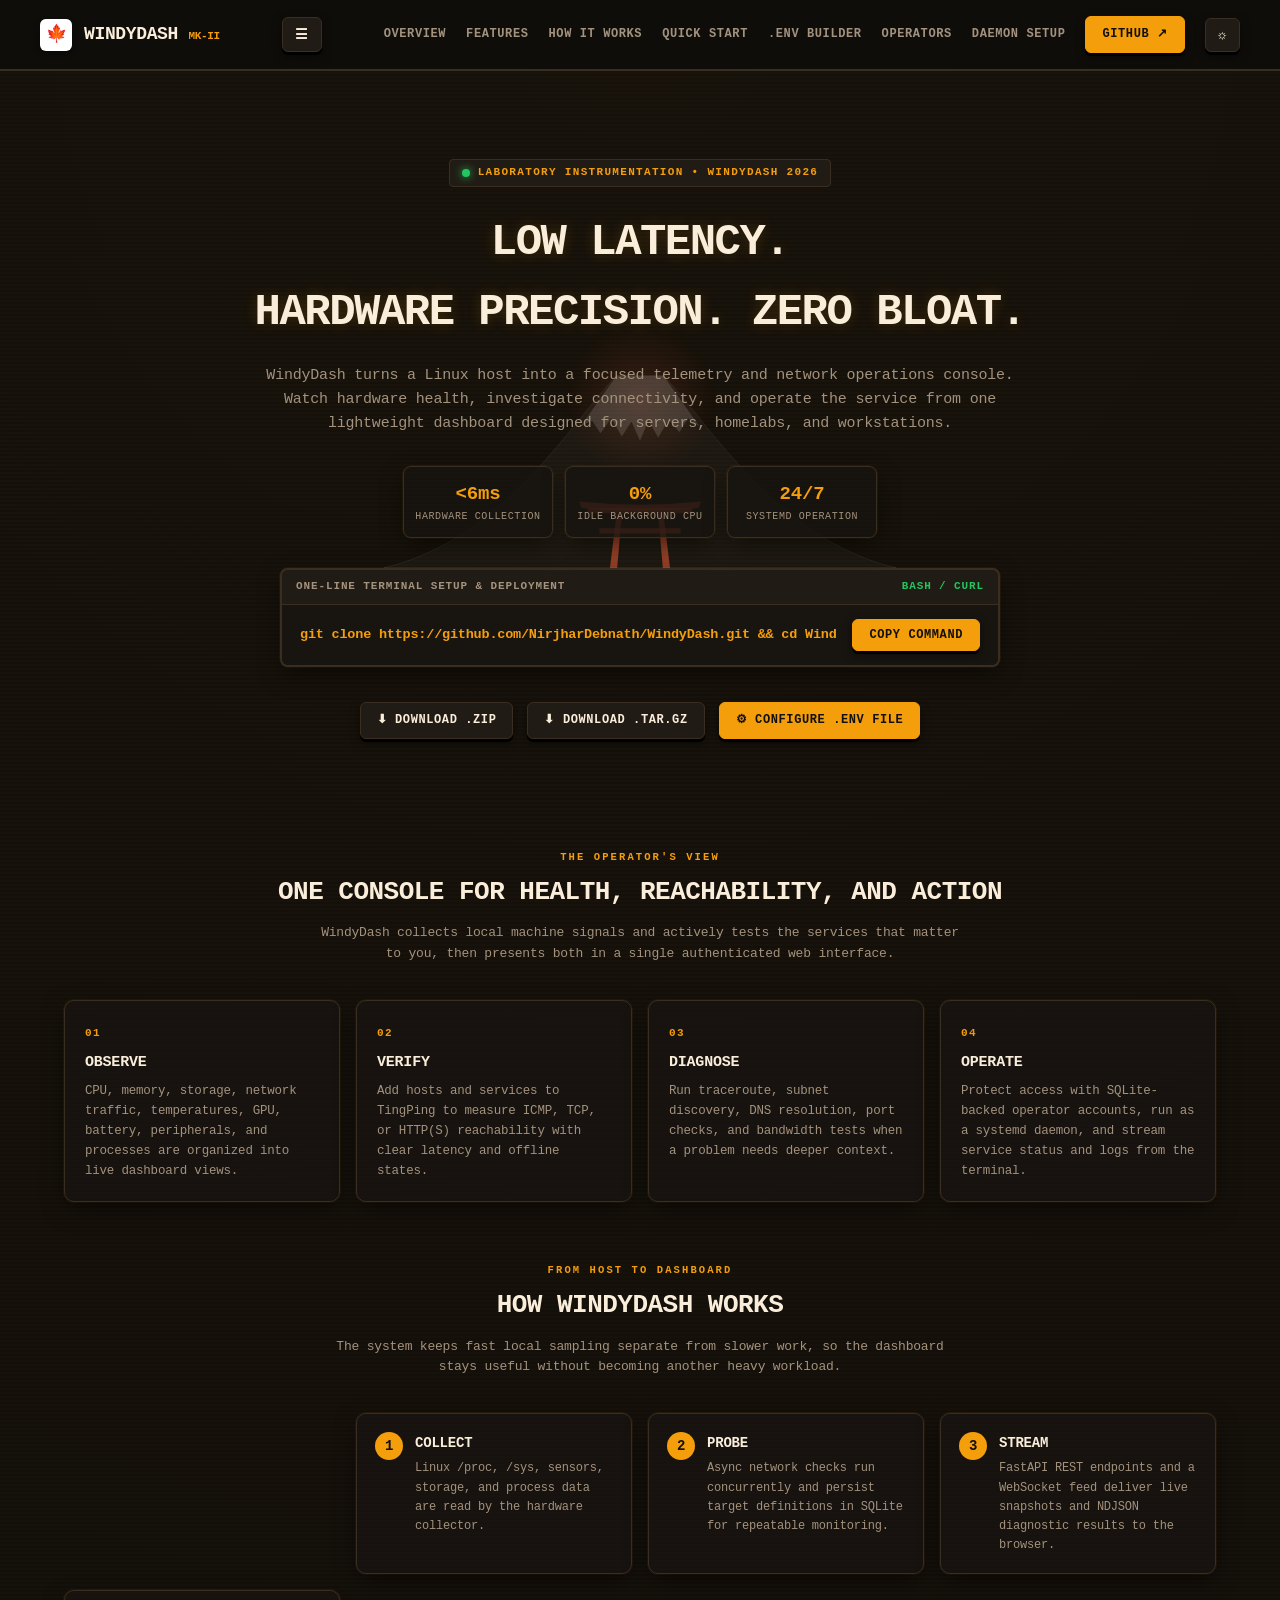
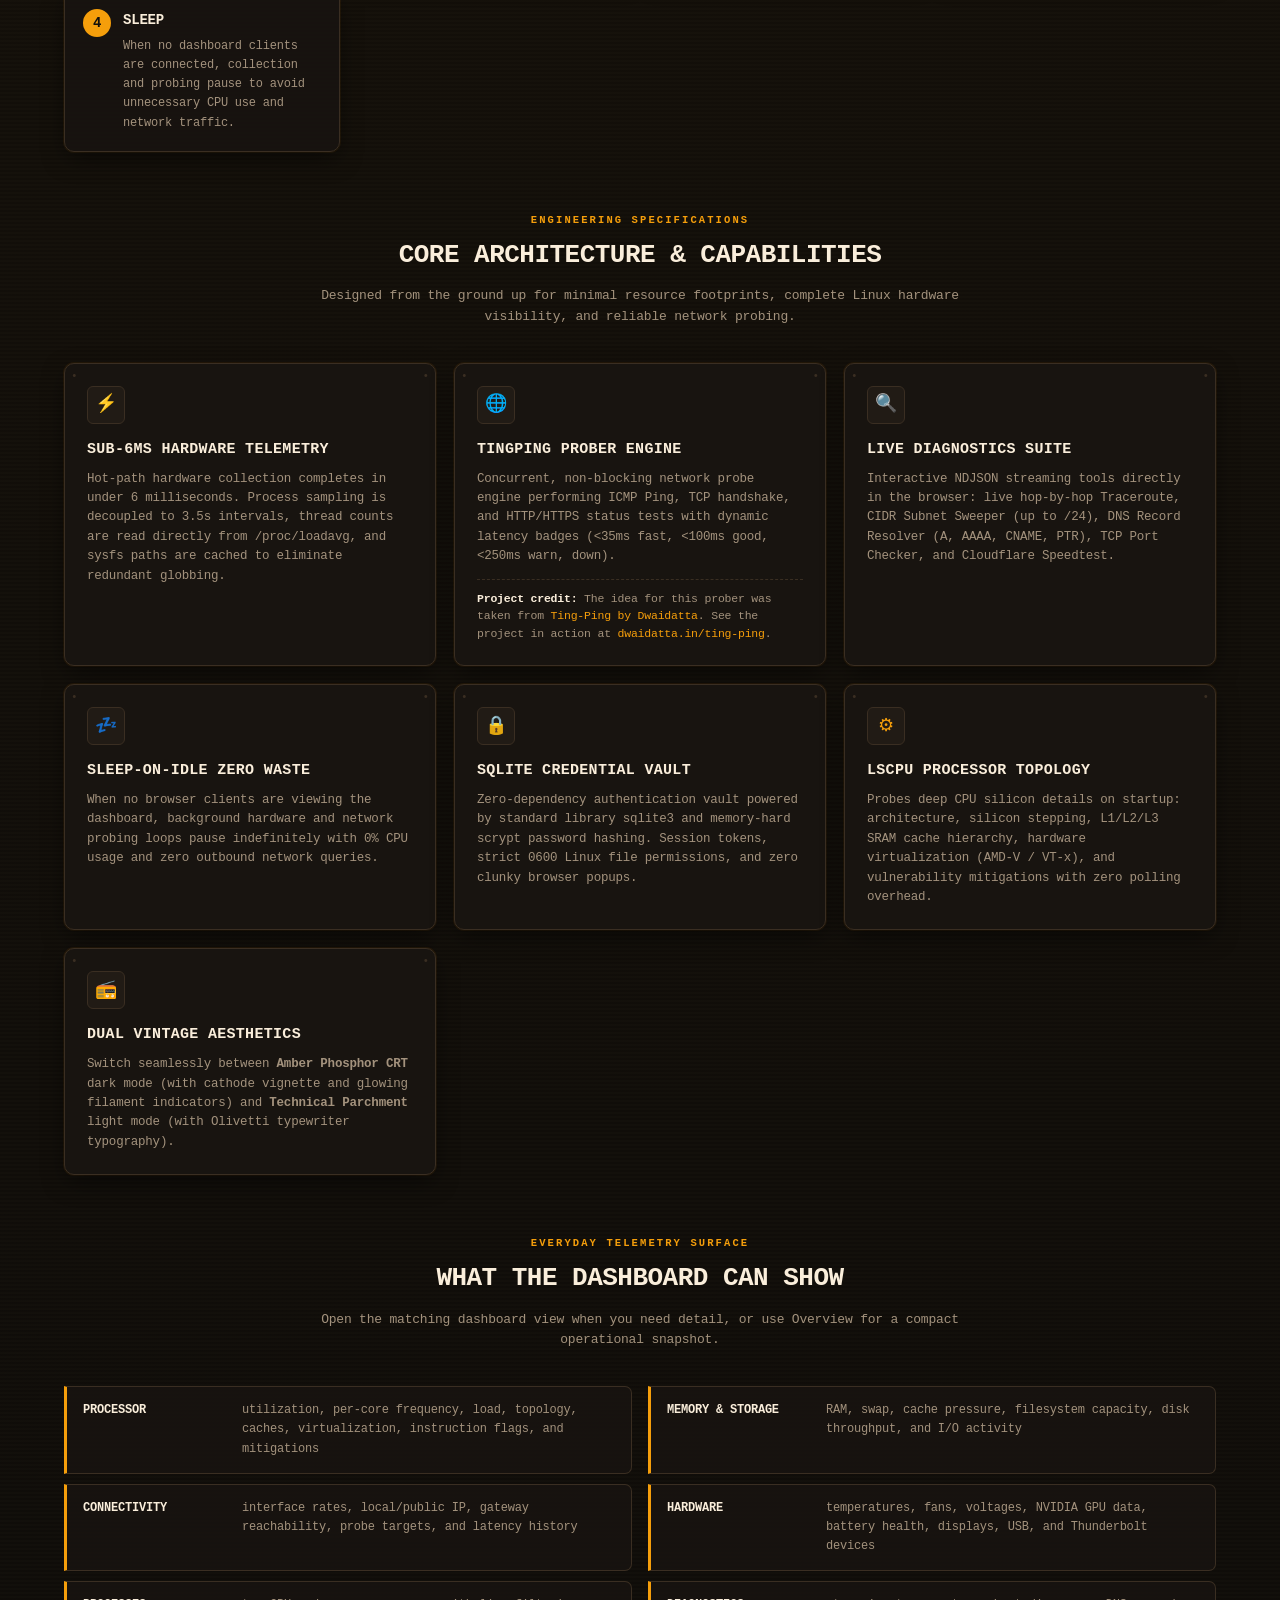
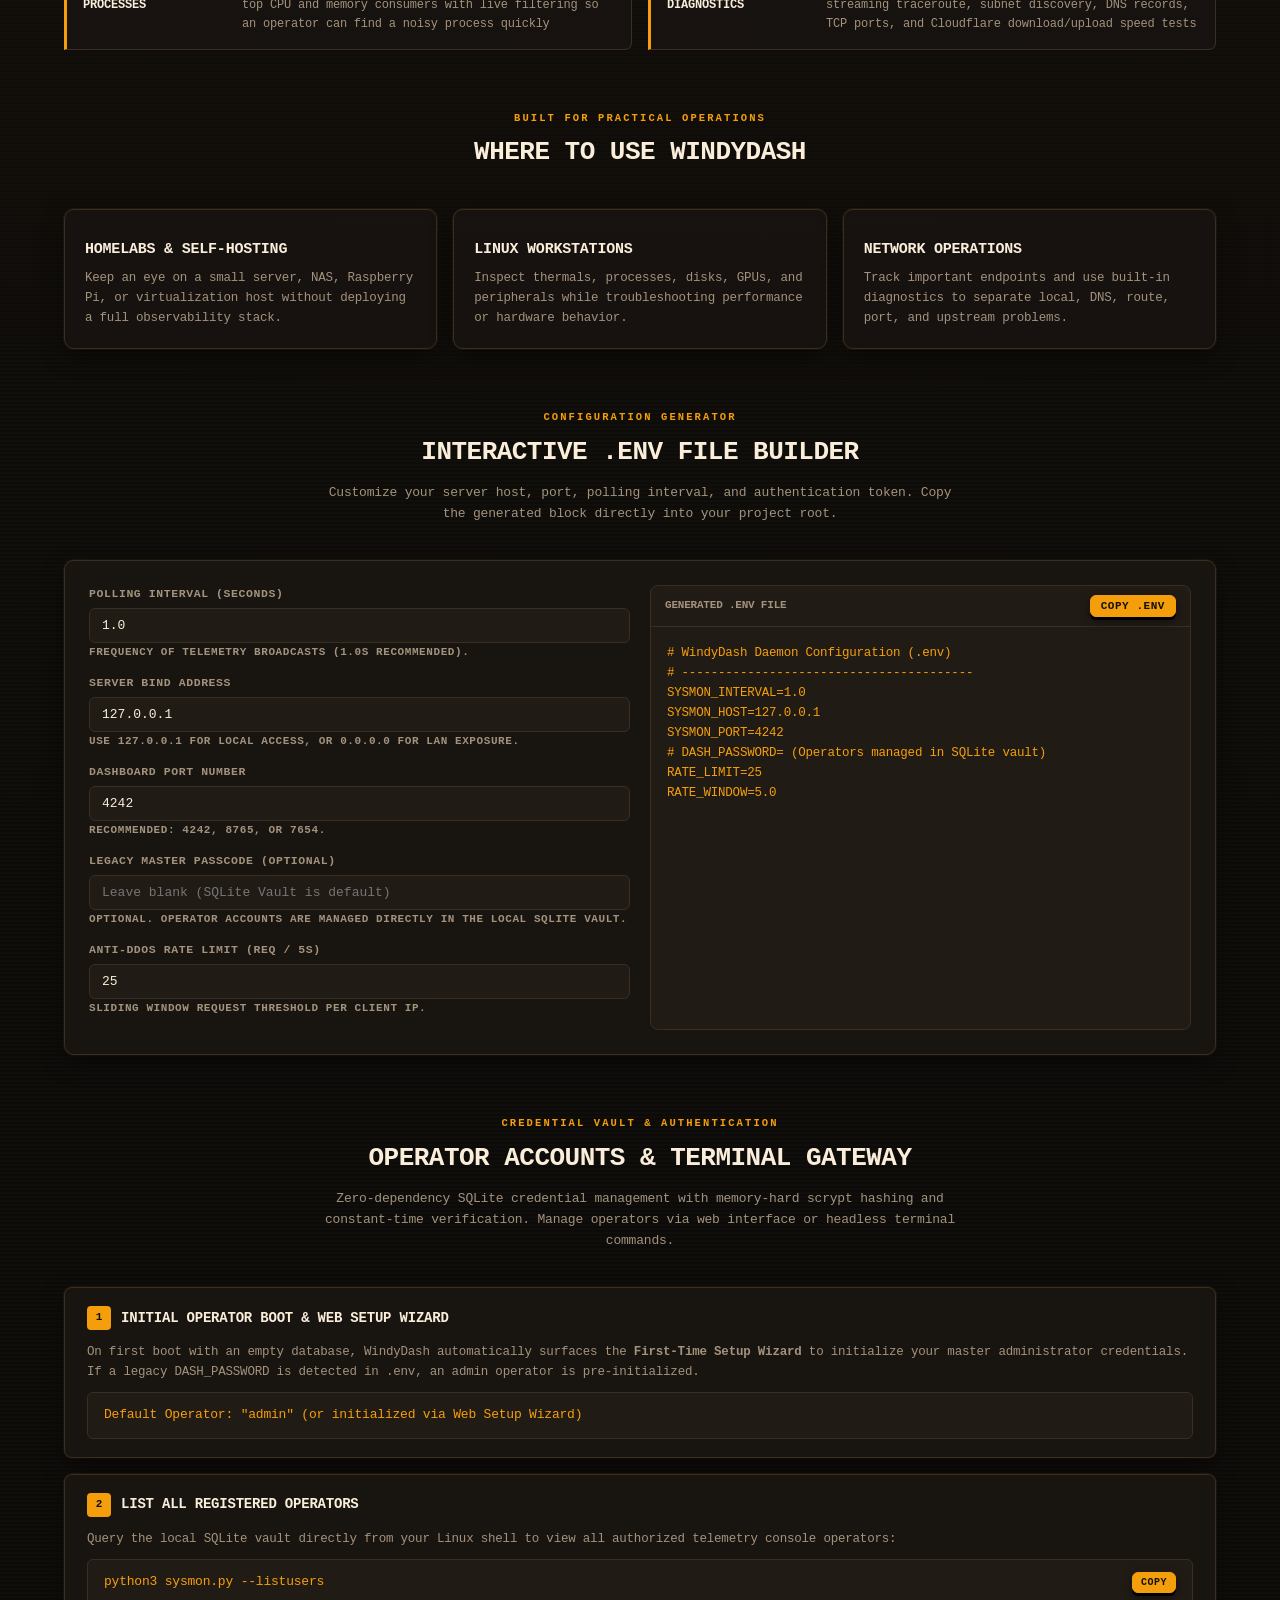
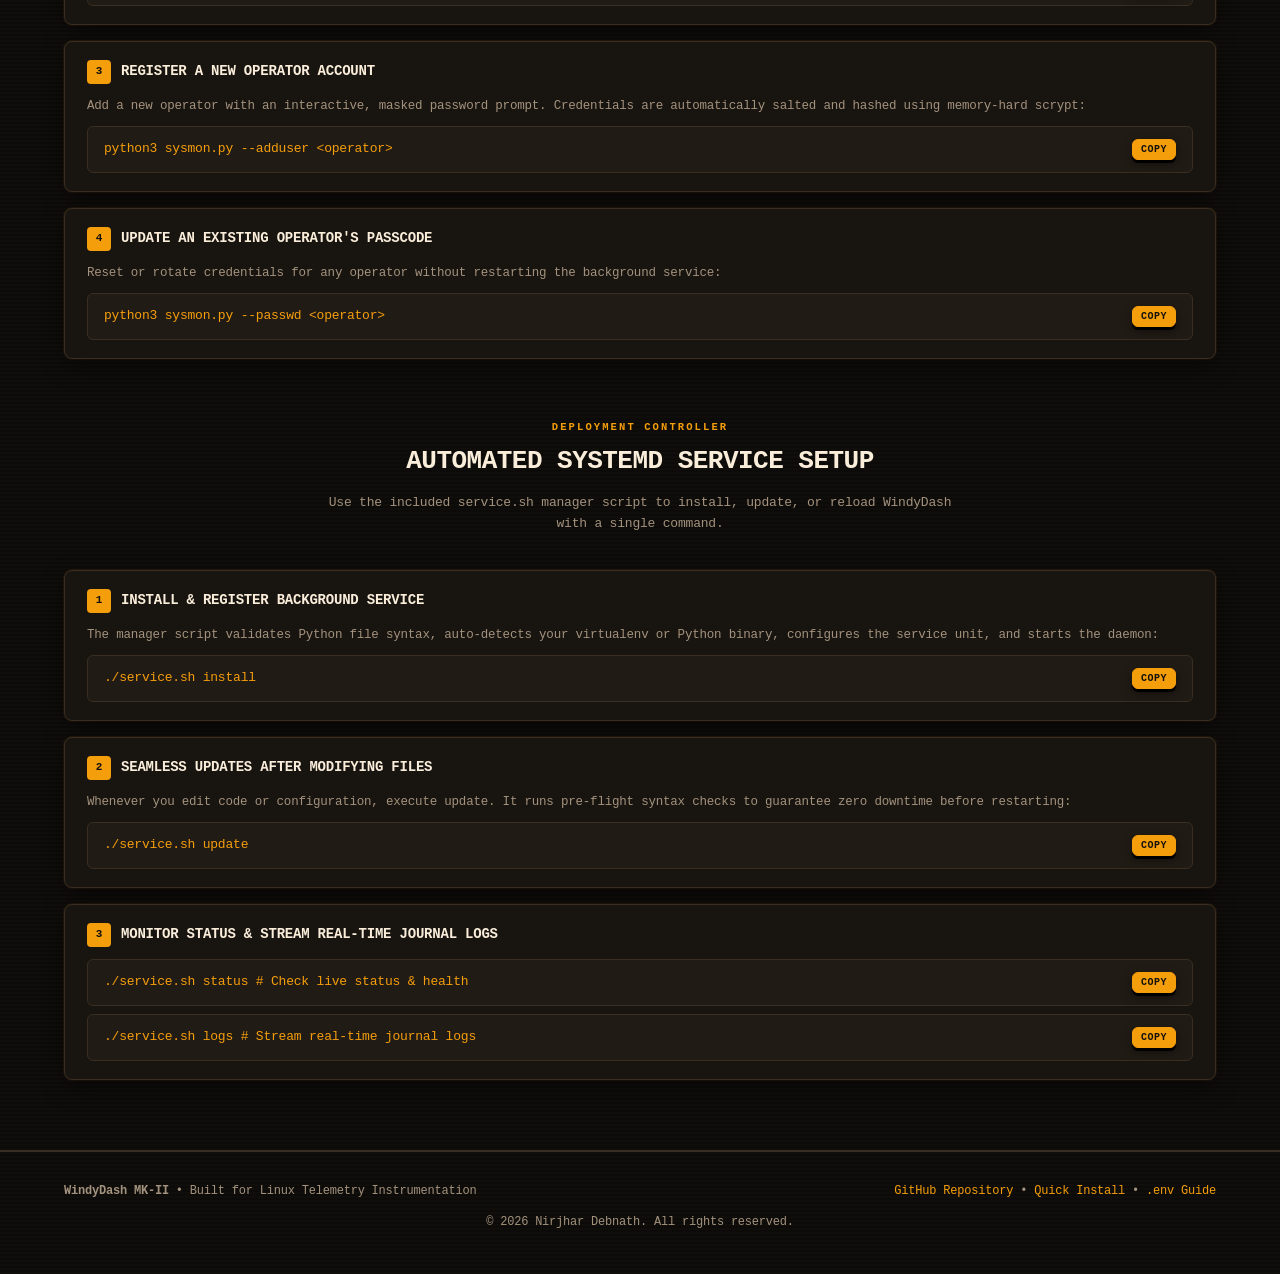
<file: docs/index.html>
<!doctype html>
<html lang="en">
<head>
  <meta charset="utf-8">
  <meta name="viewport" content="width=device-width,initial-scale=1">
  <title>WindyDash — Retro Industrial Telemetry & Network Console</title>
  <meta name="description" content="A vintage-inspired Linux system monitor and active network diagnostic suite with sub-6ms polling and sleep-on-idle zero CPU waste.">
  <link rel="icon" href="data:image/svg+xml,<svg xmlns=%22http://www.w3.org/2000/svg%22 viewBox=%220 0 100 100%22><text y=%22.9em%22 font-size=%2290%22>🍁</text></svg>">
  <link rel="stylesheet" href="styles.css">
</head>
<body>

  <canvas id="bg-sketch-canvas" aria-hidden="true"></canvas>
  <canvas id="maple-canvas" aria-hidden="true"></canvas>

  <!-- Top Navigation Bar -->
  <nav class="navbar">
    <div class="container nav-inner">
      <div class="brand-badge">
        <div class="brand-icon">🍁</div>
        <div class="brand-text">WindyDash <span style="font-size: 11px; color: var(--accent); font-weight: bold;">MK-II</span></div>
      </div>
      <button id="navToggle" class="btn btn-icon nav-toggle" aria-expanded="false" aria-controls="navLinks" aria-label="Toggle navigation">
        <span class="menu-icon" aria-hidden="true">☰</span>
        <span class="sr-only">Toggle navigation</span>
      </button>
      <div class="nav-links" id="navLinks">
        <a href="#overview" class="nav-link">Overview</a>
        <a href="#features" class="nav-link">Features</a>
        <a href="#how-it-works" class="nav-link">How It Works</a>
        <a href="#quickstart" class="nav-link">Quick Start</a>
        <a href="#env-builder" class="nav-link">.env Builder</a>
        <a href="#operators" class="nav-link">Operators</a>
        <a href="#systemd" class="nav-link">Daemon Setup</a>
        <a href="https://github.com/NirjharDebnath/WindyDash" target="_blank" rel="noopener" class="btn btn-primary">
          <span>GitHub</span> ↗
        </a>
        <button id="themeToggleBtn" class="btn btn-icon" title="Toggle Vintage Theme">
          <span id="themeIcon">☼</span>
        </button>
      </div>
    </div>
  </nav>

  <!-- Hero Section -->
  <header class="hero">
    <div class="container">
      <div class="hero-tag">
        <span class="pilot-bulb"></span>
        <span>LABORATORY INSTRUMENTATION • WindyDash 2026</span>
      </div>
      <h1>Low Latency.<br>Hardware Precision. Zero Bloat.</h1>
      <p>
        WindyDash turns a Linux host into a focused telemetry and network operations console.
        Watch hardware health, investigate connectivity, and operate the service from one
        lightweight dashboard designed for servers, homelabs, and workstations.
      </p>
      <div class="hero-stats" aria-label="WindyDash highlights">
        <div><strong>&lt;6ms</strong><span>hardware collection</span></div>
        <div><strong>0%</strong><span>idle background CPU</span></div>
        <div><strong>24/7</strong><span>systemd operation</span></div>
      </div>

      <!-- Copiable Bash Quick-Install Hero Box -->
      <div class="command-hero-box" id="quickstart">
        <div class="command-bar">
          <span>One-Line Terminal Setup & Deployment</span>
          <span style="color: var(--accent2);">BASH / CURL</span>
        </div>
        <div class="command-content">
          <code class="command-text" id="mainCmd">git clone https://github.com/NirjharDebnath/WindyDash.git && cd WindyDash && ./service.sh install</code>
          <button class="btn btn-primary btn-copy" data-copy="git clone https://github.com/NirjharDebnath/WindyDash.git && cd WindyDash && ./service.sh install">
            Copy Command
          </button>
        </div>
      </div>

      <!-- Quick Download Archive Buttons -->
      <div class="hero-actions">
        <a href="https://github.com/NirjharDebnath/WindyDash/archive/refs/heads/main.zip" class="btn">
          <span>⬇ Download .ZIP</span>
        </a>
        <a href="https://github.com/NirjharDebnath/WindyDash/archive/refs/heads/main.tar.gz" class="btn">
          <span>⬇ Download .TAR.GZ</span>
        </a>
        <a href="#env-builder" class="btn btn-primary">
          <span>⚙ Configure .env File</span>
        </a>
      </div>
    </div>
  </header>

  <main class="container">

    <section id="overview" class="overview-section">
      <div class="section-title-wrap">
        <div class="section-eyebrow">THE OPERATOR'S VIEW</div>
        <h2 class="section-title">One console for health, reachability, and action</h2>
        <p class="section-desc">WindyDash collects local machine signals and actively tests the services that matter to you, then presents both in a single authenticated web interface.</p>
      </div>
      <div class="overview-grid">
        <article class="overview-card"><span class="overview-number">01</span><h3>Observe</h3><p>CPU, memory, storage, network traffic, temperatures, GPU, battery, peripherals, and processes are organized into live dashboard views.</p></article>
        <article class="overview-card"><span class="overview-number">02</span><h3>Verify</h3><p>Add hosts and services to TingPing to measure ICMP, TCP, or HTTP(S) reachability with clear latency and offline states.</p></article>
        <article class="overview-card"><span class="overview-number">03</span><h3>Diagnose</h3><p>Run traceroute, subnet discovery, DNS resolution, port checks, and bandwidth tests when a problem needs deeper context.</p></article>
        <article class="overview-card"><span class="overview-number">04</span><h3>Operate</h3><p>Protect access with SQLite-backed operator accounts, run as a systemd daemon, and stream service status and logs from the terminal.</p></article>
      </div>
    </section>

    <section id="how-it-works" class="how-section">
      <div class="section-title-wrap">
        <div class="section-eyebrow">FROM HOST TO DASHBOARD</div>
        <h2 class="section-title">How WindyDash works</h2>
        <p class="section-desc">The system keeps fast local sampling separate from slower work, so the dashboard stays useful without becoming another heavy workload.</p>
      </div>
      <div class="workflow">
        <div class="workflow-line" aria-hidden="true"></div>
        <article class="workflow-step"><span>1</span><div><h3>Collect</h3><p>Linux <code>/proc</code>, <code>/sys</code>, sensors, storage, and process data are read by the hardware collector.</p></div></article>
        <article class="workflow-step"><span>2</span><div><h3>Probe</h3><p>Async network checks run concurrently and persist target definitions in SQLite for repeatable monitoring.</p></div></article>
        <article class="workflow-step"><span>3</span><div><h3>Stream</h3><p>FastAPI REST endpoints and a WebSocket feed deliver live snapshots and NDJSON diagnostic results to the browser.</p></div></article>
        <article class="workflow-step"><span>4</span><div><h3>Sleep</h3><p>When no dashboard clients are connected, collection and probing pause to avoid unnecessary CPU use and network traffic.</p></div></article>
      </div>
    </section>

    <!-- Feature Matrix Showcase -->
    <section id="features">
      <div class="section-title-wrap">
        <div class="section-eyebrow">ENGINEERING SPECIFICATIONS</div>
        <h2 class="section-title">Core Architecture & Capabilities</h2>
        <p class="section-desc">Designed from the ground up for minimal resource footprints, complete Linux hardware visibility, and reliable network probing.</p>
      </div>

      <div class="features-grid">
        <!-- 1. Sub-6ms Telemetry -->
        <article class="feature-card">
          <div class="feature-icon-badge">⚡</div>
          <h3>Sub-6ms Hardware Telemetry</h3>
          <p>
            Hot-path hardware collection completes in under 6 milliseconds. Process sampling is decoupled to 3.5s intervals, thread counts are read directly from <code>/proc/loadavg</code>, and sysfs paths are cached to eliminate redundant globbing.
          </p>
        </article>

        <!-- 2. TingPing Network Prober -->
        <article class="feature-card">
          <div class="feature-icon-badge">🌐</div>
          <h3>TingPing Prober Engine</h3>
          <p>
            Concurrent, non-blocking network probe engine performing ICMP Ping, TCP handshake, and HTTP/HTTPS status tests with dynamic latency badges (<35ms fast, <100ms good, <250ms warn, down).
          </p>
          <p class="feature-credit">
            <strong>Project credit:</strong> The idea for this prober was taken from
            <a href="https://github.com/dwaidatta/ting-ping" target="_blank" rel="noopener">Ting-Ping by Dwaidatta</a>.
            See the project in action at
            <a href="https://www.dwaidatta.in/ting-ping/" target="_blank" rel="noopener">dwaidatta.in/ting-ping</a>.
          </p>
        </article>

        <!-- 3. Network Diagnostics Toolkit -->
        <article class="feature-card">
          <div class="feature-icon-badge">🔍</div>
          <h3>Live Diagnostics Suite</h3>
          <p>
            Interactive NDJSON streaming tools directly in the browser: live hop-by-hop Traceroute, CIDR Subnet Sweeper (up to /24), DNS Record Resolver (A, AAAA, CNAME, PTR), TCP Port Checker, and Cloudflare Speedtest.
          </p>
        </article>

        <!-- 4. True Idle Sleep -->
        <article class="feature-card">
          <div class="feature-icon-badge">💤</div>
          <h3>Sleep-On-Idle Zero Waste</h3>
          <p>
            When no browser clients are viewing the dashboard, background hardware and network probing loops pause indefinitely with 0% CPU usage and zero outbound network queries.
          </p>
        </article>

        <!-- 5. SQLite Credential Vault -->
        <article class="feature-card">
          <div class="feature-icon-badge">🔒</div>
          <h3>SQLite Credential Vault</h3>
          <p>
            Zero-dependency authentication vault powered by standard library <code>sqlite3</code> and memory-hard <code>scrypt</code> password hashing. Session tokens, strict <code>0600</code> Linux file permissions, and zero clunky browser popups.
          </p>
        </article>

        <!-- 6. lscpu Processor Topology -->
        <article class="feature-card">
          <div class="feature-icon-badge">⚙</div>
          <h3>lscpu Processor Topology</h3>
          <p>
            Probes deep CPU silicon details on startup: architecture, silicon stepping, L1/L2/L3 SRAM cache hierarchy, hardware virtualization (AMD-V / VT-x), and vulnerability mitigations with zero polling overhead.
          </p>
        </article>

        <!-- 7. Dual Vintage Theme -->
        <article class="feature-card">
          <div class="feature-icon-badge">📻</div>
          <h3>Dual Vintage Aesthetics</h3>
          <p>
            Switch seamlessly between <strong>Amber Phosphor CRT</strong> dark mode (with cathode vignette and glowing filament indicators) and <strong>Technical Parchment</strong> light mode (with Olivetti typewriter typography).
          </p>
        </article>
      </div>
    </section>

    <section id="telemetry-surface" class="telemetry-section">
      <div class="section-title-wrap">
        <div class="section-eyebrow">EVERYDAY TELEMETRY SURFACE</div>
        <h2 class="section-title">What the dashboard can show</h2>
        <p class="section-desc">Open the matching dashboard view when you need detail, or use Overview for a compact operational snapshot.</p>
      </div>
      <div class="telemetry-list">
        <div><strong>Processor</strong><span>utilization, per-core frequency, load, topology, caches, virtualization, instruction flags, and mitigations</span></div>
        <div><strong>Memory & storage</strong><span>RAM, swap, cache pressure, filesystem capacity, disk throughput, and I/O activity</span></div>
        <div><strong>Connectivity</strong><span>interface rates, local/public IP, gateway reachability, probe targets, and latency history</span></div>
        <div><strong>Hardware</strong><span>temperatures, fans, voltages, NVIDIA GPU data, battery health, displays, USB, and Thunderbolt devices</span></div>
        <div><strong>Processes</strong><span>top CPU and memory consumers with live filtering so an operator can find a noisy process quickly</span></div>
        <div><strong>Diagnostics</strong><span>streaming traceroute, subnet discovery, DNS records, TCP ports, and Cloudflare download/upload speed tests</span></div>
      </div>
    </section>

    <section id="use-cases" class="use-cases-section">
      <div class="section-title-wrap">
        <div class="section-eyebrow">BUILT FOR PRACTICAL OPERATIONS</div>
        <h2 class="section-title">Where to use WindyDash</h2>
      </div>
      <div class="use-cases-grid">
        <article class="use-case"><h3>Homelabs & self-hosting</h3><p>Keep an eye on a small server, NAS, Raspberry Pi, or virtualization host without deploying a full observability stack.</p></article>
        <article class="use-case"><h3>Linux workstations</h3><p>Inspect thermals, processes, disks, GPUs, and peripherals while troubleshooting performance or hardware behavior.</p></article>
        <article class="use-case"><h3>Network operations</h3><p>Track important endpoints and use built-in diagnostics to separate local, DNS, route, port, and upstream problems.</p></article>
      </div>
    </section>

    <!-- Interactive .env Configuration Builder -->
    <section id="env-builder">
      <div class="section-title-wrap">
        <div class="section-eyebrow">CONFIGURATION GENERATOR</div>
        <h2 class="section-title">Interactive .env File Builder</h2>
        <p class="section-desc">Customize your server host, port, polling interval, and authentication token. Copy the generated block directly into your project root.</p>
      </div>

      <div class="env-builder-grid">
        <!-- Form Inputs -->
        <div class="env-form">
          <label>
            Polling Interval (seconds)
            <input type="number" id="inpInterval" value="1.0" step="0.5" min="0.5" max="10.0">
            <small style="color:var(--muted); font-size:11px;">Frequency of telemetry broadcasts (1.0s recommended).</small>
          </label>

          <label>
            Server Bind Address
            <input type="text" id="inpHost" value="127.0.0.1">
            <small style="color:var(--muted); font-size:11px;">Use <code>127.0.0.1</code> for local access, or <code>0.0.0.0</code> for LAN exposure.</small>
          </label>

          <label>
            Dashboard Port Number
            <input type="number" id="inpPort" value="4242" min="1025" max="65535">
            <small style="color:var(--muted); font-size:11px;">Recommended: <code>4242</code>, <code>8765</code>, or <code>7654</code>.</small>
          </label>

          <label>
            Legacy Master Passcode (Optional)
            <input type="text" id="inpPassword" value="" placeholder="Leave blank (SQLite Vault is default)">
            <small style="color:var(--muted); font-size:11px;">Optional. Operator accounts are managed directly in the local SQLite vault.</small>
          </label>

          <label>
            Anti-DDoS Rate Limit (req / 5s)
            <input type="number" id="inpRate" value="25" min="5" max="100">
            <small style="color:var(--muted); font-size:11px;">Sliding window request threshold per client IP.</small>
          </label>
        </div>

        <!-- Generated Output Box -->
        <div class="env-preview-box">
          <div class="env-preview-header">
            <span>Generated .env File</span>
            <button class="btn btn-primary" id="btnCopyEnv" style="padding: 4px 10px; font-size: 11px;">Copy .env</button>
          </div>
          <pre class="env-code-output" id="envOutput"></pre>
        </div>
      </div>
    </section>

    <!-- Operator Accounts & Security Vault Section -->
    <section id="operators">
      <div class="section-title-wrap">
        <div class="section-eyebrow">CREDENTIAL VAULT & AUTHENTICATION</div>
        <h2 class="section-title">Operator Accounts & Terminal Gateway</h2>
        <p class="section-desc">Zero-dependency SQLite credential management with memory-hard scrypt hashing and constant-time verification. Manage operators via web interface or headless terminal commands.</p>
      </div>

      <div class="guide-cards">
        <!-- Step 1: Default Admin & First-Time Setup -->
        <div class="guide-step">
          <div class="step-header">
            <span class="step-number">1</span>
            <h4 class="step-title">Initial Operator Boot & Web Setup Wizard</h4>
          </div>
          <p style="color:var(--muted); font-size:12.5px; margin:0 0 10px;">
            On first boot with an empty database, WindyDash automatically surfaces the <strong>First-Time Setup Wizard</strong> to initialize your master administrator credentials. If a legacy <code>DASH_PASSWORD</code> is detected in <code>.env</code>, an <code>admin</code> operator is pre-initialized.
          </p>
          <div class="code-snippet">
            <code>Default Operator: "admin" (or initialized via Web Setup Wizard)</code>
          </div>
        </div>

        <!-- Step 2: View Registered Operators -->
        <div class="guide-step">
          <div class="step-header">
            <span class="step-number">2</span>
            <h4 class="step-title">List All Registered Operators</h4>
          </div>
          <p style="color:var(--muted); font-size:12.5px; margin:0 0 10px;">
            Query the local SQLite vault directly from your Linux shell to view all authorized telemetry console operators:
          </p>
          <div class="code-snippet">
            <code>python3 sysmon.py --listusers</code>
            <button class="btn btn-primary" data-copy="python3 sysmon.py --listusers" style="padding: 4px 8px; font-size: 10px;">Copy</button>
          </div>
        </div>

        <!-- Step 3: Register New Operator -->
        <div class="guide-step">
          <div class="step-header">
            <span class="step-number">3</span>
            <h4 class="step-title">Register a New Operator Account</h4>
          </div>
          <p style="color:var(--muted); font-size:12.5px; margin:0 0 10px;">
            Add a new operator with an interactive, masked password prompt. Credentials are automatically salted and hashed using memory-hard scrypt:
          </p>
          <div class="code-snippet">
            <code>python3 sysmon.py --adduser &lt;operator&gt;</code>
            <button class="btn btn-primary" data-copy="python3 sysmon.py --adduser operator" style="padding: 4px 8px; font-size: 10px;">Copy</button>
          </div>
        </div>

        <!-- Step 4: Change Password -->
        <div class="guide-step">
          <div class="step-header">
            <span class="step-number">4</span>
            <h4 class="step-title">Update an Existing Operator's Passcode</h4>
          </div>
          <p style="color:var(--muted); font-size:12.5px; margin:0 0 10px;">
            Reset or rotate credentials for any operator without restarting the background service:
          </p>
          <div class="code-snippet">
            <code>python3 sysmon.py --passwd &lt;operator&gt;</code>
            <button class="btn btn-primary" data-copy="python3 sysmon.py --passwd operator" style="padding: 4px 8px; font-size: 10px;">Copy</button>
          </div>
        </div>
      </div>
    </section>

    <!-- Systemd Deployment & Service Guide -->
    <section id="systemd">
      <div class="section-title-wrap">
        <div class="section-eyebrow">DEPLOYMENT CONTROLLER</div>
        <h2 class="section-title">Automated Systemd Service Setup</h2>
        <p class="section-desc">Use the included <code>service.sh</code> manager script to install, update, or reload WindyDash with a single command.</p>
      </div>

      <div class="guide-cards">
        <!-- Step 1 -->
        <div class="guide-step">
          <div class="step-header">
            <span class="step-number">1</span>
            <h4 class="step-title">Install & Register Background Service</h4>
          </div>
          <p style="color:var(--muted); font-size:12.5px; margin:0 0 10px;">
            The manager script validates Python file syntax, auto-detects your virtualenv or Python binary, configures the service unit, and starts the daemon:
          </p>
          <div class="code-snippet">
            <code>./service.sh install</code>
            <button class="btn btn-primary" data-copy="./service.sh install" style="padding: 4px 8px; font-size: 10px;">Copy</button>
          </div>
        </div>

        <!-- Step 2 -->
        <div class="guide-step">
          <div class="step-header">
            <span class="step-number">2</span>
            <h4 class="step-title">Seamless Updates After Modifying Files</h4>
          </div>
          <p style="color:var(--muted); font-size:12.5px; margin:0 0 10px;">
            Whenever you edit code or configuration, execute update. It runs pre-flight syntax checks to guarantee zero downtime before restarting:
          </p>
          <div class="code-snippet">
            <code>./service.sh update</code>
            <button class="btn btn-primary" data-copy="./service.sh update" style="padding: 4px 8px; font-size: 10px;">Copy</button>
          </div>
        </div>

        <!-- Step 3 -->
        <div class="guide-step">
          <div class="step-header">
            <span class="step-number">3</span>
            <h4 class="step-title">Monitor Status & Stream Real-time Journal Logs</h4>
          </div>
          <div class="code-snippet" style="margin-bottom: 8px;">
            <code>./service.sh status     # Check live status & health</code>
            <button class="btn btn-primary" data-copy="./service.sh status" style="padding: 4px 8px; font-size: 10px;">Copy</button>
          </div>
          <div class="code-snippet">
            <code>./service.sh logs       # Stream real-time journal logs</code>
            <button class="btn btn-primary" data-copy="./service.sh logs" style="padding: 4px 8px; font-size: 10px;">Copy</button>
          </div>
        </div>
      </div>
    </section>

  </main>

  <!-- Footer -->
  <footer>
    <div class="container footer-content">
      <div>
        <strong>WindyDash MK-II</strong> • Built for Linux Telemetry Instrumentation
      </div>
      <div>
        <a href="https://github.com/NirjharDebnath/WindyDash" target="_blank" rel="noopener">GitHub Repository</a> • 
        <a href="#quickstart">Quick Install</a> • 
        <a href="#env-builder">.env Guide</a>
      </div>
    </div>
    <div>
        <p><center>© 2026 Nirjhar Debnath. All rights reserved.</center></p>
    </div>
  </footer>

  <script src="script.js"></script>
</body>
</html>
</file>
<file: docs/styles.css>
/**
 * WindyDash - Vintage Documentation & Landing Site Theme
 * Dual Vintage: Amber Phosphor CRT (Dark) & Technical Parchment (Light)
 */

:root {
  --bg: #100e0b;
  --panel: #181410;
  --panel2: #211b15;
  --panel-hover: #2b231b;
  --text: #faeedb;
  --muted: #a3927d;
  --border: #3a2e22;
  --border-focus: #f59e0b;
  --accent: #f59e0b;           /* Amber Phosphor CRT */
  --accent-light: #fbbf24;
  --accent2: #22c55e;          /* Green Phosphor Indicator */
  --danger: #ef4444;           /* Ruby Warning Lamp */
  --warn: #ea580c;             /* Vacuum Tube Filament */
  --shadow: 0 8px 24px -4px rgba(0, 0, 0, 0.6), 0 0 0 1px rgba(245, 158, 11, 0.08);
  --btn-shadow: 0 3px 0 #000, 0 4px 10px rgba(0, 0, 0, 0.5);
  --glow: 0 0 12px rgba(245, 158, 11, 0.28);
  --card-radius: 10px;
  --transition: all 0.18s cubic-bezier(0.16, 1, 0.3, 1);
}

:root.light {
  --bg: #f4efe4;
  --panel: #fcf9f2;
  --panel2: #eee6d6;
  --panel-hover: #e5dbc7;
  --text: #26211a;             /* Soot Typewriter Ribbon */
  --muted: #756a59;            /* Faded Carbon Ink */
  --border: #d7cbba;           /* Engraved Blueprint Rule */
  --border-focus: #c2410c;
  --accent: #c2410c;           /* Terracotta / Burnt Orange */
  --accent-light: #ea580c;
  --accent2: #15803d;          /* Vintage Forest Green */
  --danger: #b91c1c;           /* Stamp Red */
  --warn: #d97706;             /* Amber Seal */
  --shadow: 0 6px 18px -4px rgba(60, 45, 30, 0.12), 0 0 0 1px rgba(120, 90, 60, 0.15);
  --btn-shadow: 0 2px 0 #b3a490, 0 3px 6px rgba(0, 0, 0, 0.08);
  --glow: 0 0 8px rgba(194, 65, 12, 0.18);
}

* {
  box-sizing: border-box;
}

body {
  margin: 0;
  background-color: var(--bg);
  background-image: 
    radial-gradient(circle at 50% 0%, rgba(245, 158, 11, 0.04) 0%, transparent 70%),
    linear-gradient(rgba(16, 14, 11, 0) 50%, rgba(0, 0, 0, 0.18) 50%);
  background-size: 100% 100%, 100% 4px;
  color: var(--text);
  font-family: ui-monospace, "SF Mono", "JetBrains Mono", "Fira Code", "Courier Prime", Menlo, Consolas, monospace;
  font-size: 14px;
  line-height: 1.6;
  letter-spacing: -0.015em;
  min-height: 100vh;
  transition: background 0.25s ease, color 0.25s ease;
  position: relative;
  overflow-x: hidden;
}

:root.light body {
  background-image: radial-gradient(circle at 50% 0%, rgba(194, 65, 12, 0.03) 0%, transparent 60%);
  background-size: 100% 100%;
}

#bg-sketch-canvas,
#maple-canvas {
  position: fixed;
  inset: 0;
  width: 100vw;
  height: 100vh;
  pointer-events: none;
}

#bg-sketch-canvas { z-index: 0; }
#maple-canvas { z-index: 1; }
.navbar, .hero, main, footer { position: relative; z-index: 2; }

.sr-only {
  position: absolute;
  width: 1px;
  height: 1px;
  padding: 0;
  margin: -1px;
  overflow: hidden;
  clip: rect(0, 0, 0, 0);
  white-space: nowrap;
  border: 0;
}

/* Custom Scrollbar */
::-webkit-scrollbar {
  width: 8px;
  height: 8px;
}
::-webkit-scrollbar-track {
  background: var(--bg);
  border-left: 1px solid var(--border);
}
::-webkit-scrollbar-thumb {
  background: var(--border);
  border-radius: 4px;
}
::-webkit-scrollbar-thumb:hover {
  background: var(--accent);
}

a {
  color: var(--accent);
  text-decoration: none;
  transition: var(--transition);
}
a:hover {
  color: var(--accent-light);
  text-decoration: underline;
}

/* Layout */
.container {
  max-width: 1200px;
  margin: auto;
  padding: 0 24px;
}

/* Navigation Bar */
.navbar {
  border-bottom: 2px solid var(--border);
  background: color-mix(in srgb, var(--bg) 92%, transparent);
  backdrop-filter: blur(8px);
  -webkit-backdrop-filter: blur(8px);
  position: sticky;
  top: 0;
  z-index: 100;
}

.nav-inner {
  display: flex;
  justify-content: space-between;
  align-items: center;
  padding: 16px 0;
  min-width: 0;
}

.brand-badge {
  display: flex;
  align-items: center;
  gap: 12px;
  min-width: 0;
}

.brand-icon {
  width: 32px;
  height: 32px;
  border-radius: 6px;
  display: grid;
  place-items: center;
  background: white;
  color: #120f0c;
  font-weight: 900;
  font-size: 17px;
  box-shadow: inset 0 1px 0 rgba(255, 255, 255, 0.4), 0 3px 6px rgba(0, 0, 0, 0.4);
}

.brand-text {
  font-size: 18px;
  font-weight: 850;
  text-transform: uppercase;
  color: var(--text);
  letter-spacing: -0.02em;
  white-space: nowrap;
}

.nav-links {
  display: flex;
  gap: 20px;
  align-items: center;
}

.nav-toggle { display: none; }

.nav-links .btn-icon {
  flex: 0 0 auto;
}

.nav-link {
  font-size: 12px;
  font-weight: 750;
  text-transform: uppercase;
  color: var(--muted);
  letter-spacing: 0.05em;
}
.nav-link:hover {
  color: var(--text);
  text-decoration: none;
}

/* Tactile Mechanical Buttons */
.btn {
  font-family: inherit;
  font-size: 12px;
  font-weight: 800;
  letter-spacing: 0.05em;
  text-transform: uppercase;
  cursor: pointer;
  border-radius: 6px;
  padding: 8px 16px;
  display: inline-flex;
  align-items: center;
  gap: 8px;
  border: 1px solid var(--border);
  background: var(--panel2);
  color: var(--text);
  box-shadow: var(--btn-shadow);
  transition: transform 0.08s ease, background 0.15s ease, box-shadow 0.08s ease;
  user-select: none;
}
.btn:hover {
  background: color-mix(in srgb, var(--accent) 15%, var(--panel2));
  border-color: var(--accent);
  text-decoration: none;
}
.btn:active {
  transform: translateY(2px);
  box-shadow: 0 1px 0 #000;
}

.btn-primary {
  background: var(--accent);
  border-color: var(--accent);
  color: #120f0c;
}
.btn-primary:hover {
  background: var(--accent-light);
  color: #120f0c;
}

.btn-icon {
  padding: 8px 12px;
  font-size: 14px;
}

/* Hero Section */
.hero {
  padding: clamp(48px, 8vw, 88px) 0 50px;
  text-align: center;
}

.hero-tag {
  display: inline-flex;
  align-items: center;
  gap: 8px;
  padding: 4px 12px;
  border-radius: 4px;
  background: var(--panel2);
  border: 1px solid var(--border);
  font-size: 11px;
  font-weight: 800;
  color: var(--accent);
  letter-spacing: 0.12em;
  text-transform: uppercase;
  margin-bottom: 20px;
}

.pilot-bulb {
  width: 8px;
  height: 8px;
  border-radius: 50%;
  background: var(--accent2);
  box-shadow: 0 0 8px var(--accent2);
  animation: bulb-pulse 2s infinite ease-in-out;
}

@keyframes bulb-pulse {
  0%, 100% { opacity: 1; transform: scale(1); }
  50% { opacity: 0.6; transform: scale(0.9); }
}

.hero h1 {
  font-size: 44px;
  font-weight: 900;
  margin: 0 0 16px;
  letter-spacing: -0.035em;
  text-transform: uppercase;
  color: var(--text);
  text-shadow: 0 0 14px rgba(245, 158, 11, 0.2);
}

.hero p {
  max-width: 760px;
  margin: 0 auto 30px;
  font-size: 15px;
  color: var(--muted);
  line-height: 1.6;
}

.hero-stats {
  display: grid;
  grid-template-columns: repeat(3, minmax(0, 150px));
  justify-content: center;
  gap: 12px;
  margin: 0 auto 30px;
}

.hero-stats div {
  padding: 12px 10px;
  border: 1px solid var(--border);
  border-radius: 8px;
  background: color-mix(in srgb, var(--panel) 82%, transparent);
  box-shadow: var(--shadow);
}

.hero-stats strong, .hero-stats span { display: block; }
.hero-stats strong { color: var(--accent); font-size: 19px; }
.hero-stats span { color: var(--muted); font-size: 10px; text-transform: uppercase; letter-spacing: .06em; }

/* Copiable Bash Command Hero Box */
.command-hero-box {
  max-width: 720px;
  margin: 0 auto 35px;
  border: 2px solid var(--border);
  border-radius: 8px;
  background: var(--panel);
  box-shadow: var(--shadow);
  overflow: hidden;
  text-align: left;
}

.command-bar {
  display: flex;
  justify-content: space-between;
  align-items: center;
  padding: 8px 14px;
  border-bottom: 1px solid var(--border);
  background: var(--panel2);
  font-size: 11px;
  font-weight: 800;
  color: var(--muted);
  text-transform: uppercase;
  letter-spacing: 0.08em;
}

.command-content {
  display: flex;
  justify-content: space-between;
  align-items: center;
  padding: 14px 18px;
  background: var(--panel);
  gap: 16px;
}

.command-text {
  font-size: 13.5px;
  color: var(--accent);
  font-weight: 750;
  overflow-x: auto;
  white-space: nowrap;
}

.btn-copy {
  flex-shrink: 0;
}

.hero-actions {
  display: flex;
  gap: 14px;
  justify-content: center;
  align-items: center;
  flex-wrap: wrap;
}

/* Section Common Styling */
.section-title-wrap {
  text-align: center;
  margin: 60px 0 35px;
}

.overview-grid, .use-cases-grid {
  display: grid;
  grid-template-columns: repeat(4, 1fr);
  gap: 16px;
}

.overview-card, .use-case {
  padding: 20px;
  border: 1px solid var(--border);
  border-radius: var(--card-radius);
  background: color-mix(in srgb, var(--panel) 88%, transparent);
  box-shadow: var(--shadow);
}

.overview-number {
  color: var(--accent);
  font-size: 11px;
  font-weight: 800;
  letter-spacing: .12em;
}

.overview-card h3, .use-case h3 { margin: 8px 0 6px; font-size: 15px; text-transform: uppercase; }
.overview-card p, .use-case p { color: var(--muted); margin: 0; font-size: 12.5px; }

.workflow {
  display: grid;
  grid-template-columns: repeat(4, 1fr);
  gap: 16px;
  position: relative;
}

.workflow-step {
  display: flex;
  gap: 12px;
  padding: 18px;
  border: 1px solid var(--border);
  border-radius: var(--card-radius);
  background: color-mix(in srgb, var(--panel) 88%, transparent);
  box-shadow: var(--shadow);
}

.workflow-step > span {
  flex: 0 0 28px;
  height: 28px;
  display: grid;
  place-items: center;
  border-radius: 50%;
  color: #120f0c;
  background: var(--accent);
  font-weight: 900;
}

.workflow-step h3 { margin: 0 0 5px; font-size: 14px; text-transform: uppercase; }
.workflow-step p { margin: 0; color: var(--muted); font-size: 12px; }
.use-cases-grid { grid-template-columns: repeat(3, 1fr); }

.telemetry-list {
  display: grid;
  grid-template-columns: repeat(2, 1fr);
  gap: 10px 16px;
}

.telemetry-list div {
  display: grid;
  grid-template-columns: 145px 1fr;
  gap: 14px;
  padding: 14px 16px;
  border-left: 3px solid var(--accent);
  background: color-mix(in srgb, var(--panel) 88%, transparent);
  border-top: 1px solid var(--border);
  border-right: 1px solid var(--border);
  border-bottom: 1px solid var(--border);
  border-radius: 0 7px 7px 0;
}

.telemetry-list strong { font-size: 12px; text-transform: uppercase; color: var(--text); }
.telemetry-list span { color: var(--muted); font-size: 12px; }

.section-eyebrow {
  font-size: 10.5px;
  font-weight: 850;
  letter-spacing: 0.2em;
  color: var(--accent);
  text-transform: uppercase;
  margin-bottom: 6px;
}

.section-title {
  font-size: 26px;
  font-weight: 850;
  text-transform: uppercase;
  letter-spacing: -0.02em;
  margin: 0 0 10px;
}

.section-desc {
  color: var(--muted);
  max-width: 650px;
  margin: auto;
  font-size: 13px;
}

/* Feature Grid Cards */
.features-grid {
  display: grid;
  grid-template-columns: repeat(3, 1fr);
  gap: 18px;
}

.feature-card {
  background: var(--panel);
  border: 1px solid var(--border);
  border-radius: var(--card-radius);
  padding: 22px;
  box-shadow: var(--shadow);
  transition: var(--transition);
  position: relative;
}
.feature-card::before, .feature-card::after {
  content: "•";
  position: absolute;
  top: 4px;
  color: var(--border);
  font-size: 11px;
}
.feature-card::before { left: 6px; }
.feature-card::after { right: 6px; }

.feature-card:hover {
  border-color: var(--accent);
  transform: translateY(-2px);
}

.feature-icon-badge {
  width: 38px;
  height: 38px;
  border-radius: 6px;
  display: grid;
  place-items: center;
  background: var(--panel2);
  border: 1px solid var(--border);
  color: var(--accent);
  font-size: 18px;
  margin-bottom: 14px;
}

.feature-card h3 {
  font-size: 15px;
  font-weight: 850;
  text-transform: uppercase;
  margin: 0 0 8px;
  letter-spacing: 0.02em;
}

.feature-card p {
  color: var(--muted);
  font-size: 12.5px;
  margin: 0;
  line-height: 1.55;
}

.feature-card .feature-credit {
  margin-top: 12px;
  padding-top: 10px;
  border-top: 1px dashed var(--border);
  font-size: 11.5px;
}

.feature-credit strong { color: var(--text); }

/* Interactive .env Configuration Builder */
.env-builder-grid {
  display: grid;
  grid-template-columns: 1fr 1fr;
  gap: 20px;
  background: var(--panel);
  border: 1px solid var(--border);
  border-radius: var(--card-radius);
  padding: 24px;
  box-shadow: var(--shadow);
}

.env-form label {
  display: block;
  font-size: 11.5px;
  font-weight: 800;
  text-transform: uppercase;
  color: var(--muted);
  letter-spacing: 0.05em;
  margin-bottom: 12px;
}

.env-form input {
  width: 100%;
  padding: 9px 12px;
  background: var(--panel2);
  border: 1px solid var(--border);
  border-radius: 6px;
  color: var(--text);
  font-family: inherit;
  font-size: 13px;
  margin-top: 5px;
  outline: none;
  transition: var(--transition);
}
.env-form input:focus {
  border-color: var(--accent);
  box-shadow: 0 0 0 2px color-mix(in srgb, var(--accent) 25%, transparent);
}

.env-preview-box {
  border: 1px solid var(--border);
  border-radius: 8px;
  background: var(--panel2);
  display: flex;
  flex-direction: column;
  overflow: hidden;
}

.env-preview-header {
  display: flex;
  justify-content: space-between;
  align-items: center;
  padding: 9px 14px;
  border-bottom: 1px solid var(--border);
  font-size: 11px;
  font-weight: 800;
  color: var(--muted);
  text-transform: uppercase;
}

.env-code-output {
  padding: 16px;
  margin: 0;
  font-family: inherit;
  font-size: 12.5px;
  color: var(--accent);
  line-height: 1.6;
  white-space: pre-wrap;
  flex: 1;
}

/* Terminal Walkthrough Guide */
.guide-cards {
  display: flex;
  flex-direction: column;
  gap: 16px;
}

.guide-step {
  background: var(--panel);
  border: 1px solid var(--border);
  border-radius: 8px;
  padding: 18px 22px;
  box-shadow: var(--shadow);
}

.step-header {
  display: flex;
  align-items: center;
  gap: 10px;
  margin-bottom: 12px;
}

.step-number {
  width: 24px;
  height: 24px;
  border-radius: 4px;
  background: var(--accent);
  color: #120f0c;
  display: grid;
  place-items: center;
  font-size: 11px;
  font-weight: 850;
}

.step-title {
  font-size: 14px;
  font-weight: 850;
  text-transform: uppercase;
  margin: 0;
}

.code-snippet {
  background: var(--panel2);
  border: 1px solid var(--border);
  border-radius: 6px;
  padding: 12px 16px;
  display: flex;
  justify-content: space-between;
  align-items: center;
  font-family: inherit;
  font-size: 13px;
  color: var(--accent);
}

/* Footer */
footer {
  border-top: 2px solid var(--border);
  padding: 30px 0;
  margin-top: 70px;
  color: var(--muted);
  font-size: 12px;
}

.footer-content {
  display: flex;
  justify-content: space-between;
  align-items: center;
}

section { scroll-margin-top: 92px; }

/* Responsive Breakpoints */
@media (max-width: 1024px) {
  .features-grid { grid-template-columns: repeat(2, 1fr); }
  .env-builder-grid { grid-template-columns: 1fr; }
  .overview-grid, .workflow { grid-template-columns: repeat(2, 1fr); }
}

@media (max-width: 1100px) {
  .container { padding: 0 16px; }
  .nav-inner { flex-wrap: wrap; gap: 10px; }
  .nav-toggle { display: inline-flex; margin-left: auto; }
  .nav-links {
    display: none;
    width: 100%;
    flex-direction: column;
    align-items: stretch;
    gap: 2px;
    padding-top: 8px;
    padding-bottom: 8px;
    border-top: 1px solid var(--border);
    background: color-mix(in srgb, var(--panel) 96%, transparent);
  }
  .nav-links.is-open { display: flex; }
  .nav-link { padding: 9px 4px; border-bottom: 1px solid var(--border); }
  .nav-links .btn { justify-content: center; margin-top: 8px; }
}

@media (max-width: 768px) {
  .features-grid { grid-template-columns: 1fr; }
  .hero h1 { font-size: clamp(28px, 8vw, 38px); }
  .hero p { font-size: 13px; }
  .hero-stats { grid-template-columns: repeat(3, 1fr); gap: 7px; }
  .hero-stats strong { font-size: 16px; }
  .hero-stats span { font-size: 8px; }
  .command-content { flex-direction: column; align-items: stretch; }
  .command-text { width: 100%; font-size: 11px; }
  .command-bar { align-items: flex-start; gap: 8px; flex-direction: column; }
  .overview-grid, .workflow, .use-cases-grid, .telemetry-list { grid-template-columns: 1fr; }
  .section-title { font-size: 22px; }
  .section-title-wrap { margin: 46px 0 24px; }
  .env-builder-grid { padding: 16px; }
  .guide-step { padding: 16px; }
  .code-snippet { align-items: flex-start; gap: 10px; flex-direction: column; overflow-wrap: anywhere; }
  .telemetry-list div { grid-template-columns: 1fr; gap: 4px; }
  .footer-content { flex-direction: column; gap: 12px; text-align: center; }
}

@media (prefers-reduced-motion: reduce) {
  *, *::before, *::after { animation-duration: .01ms !important; transition-duration: .01ms !important; }
}
</file>
